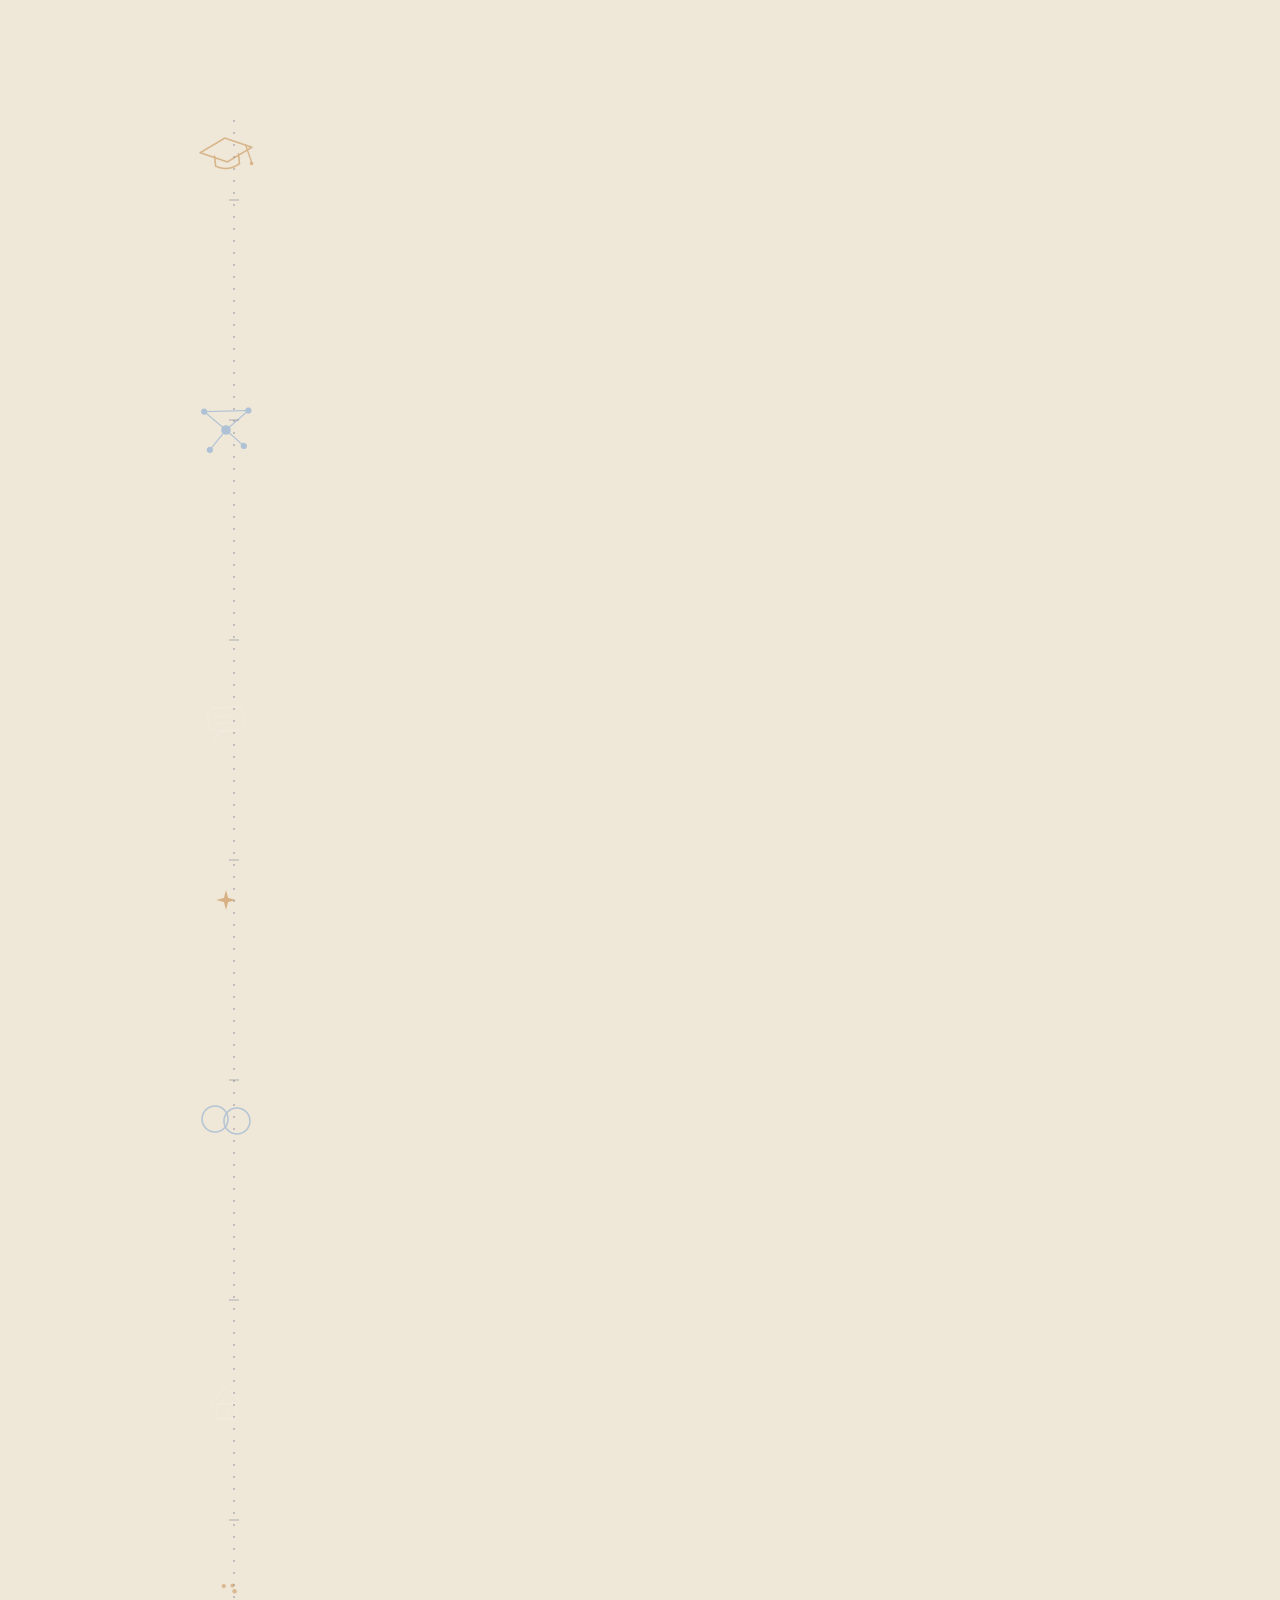
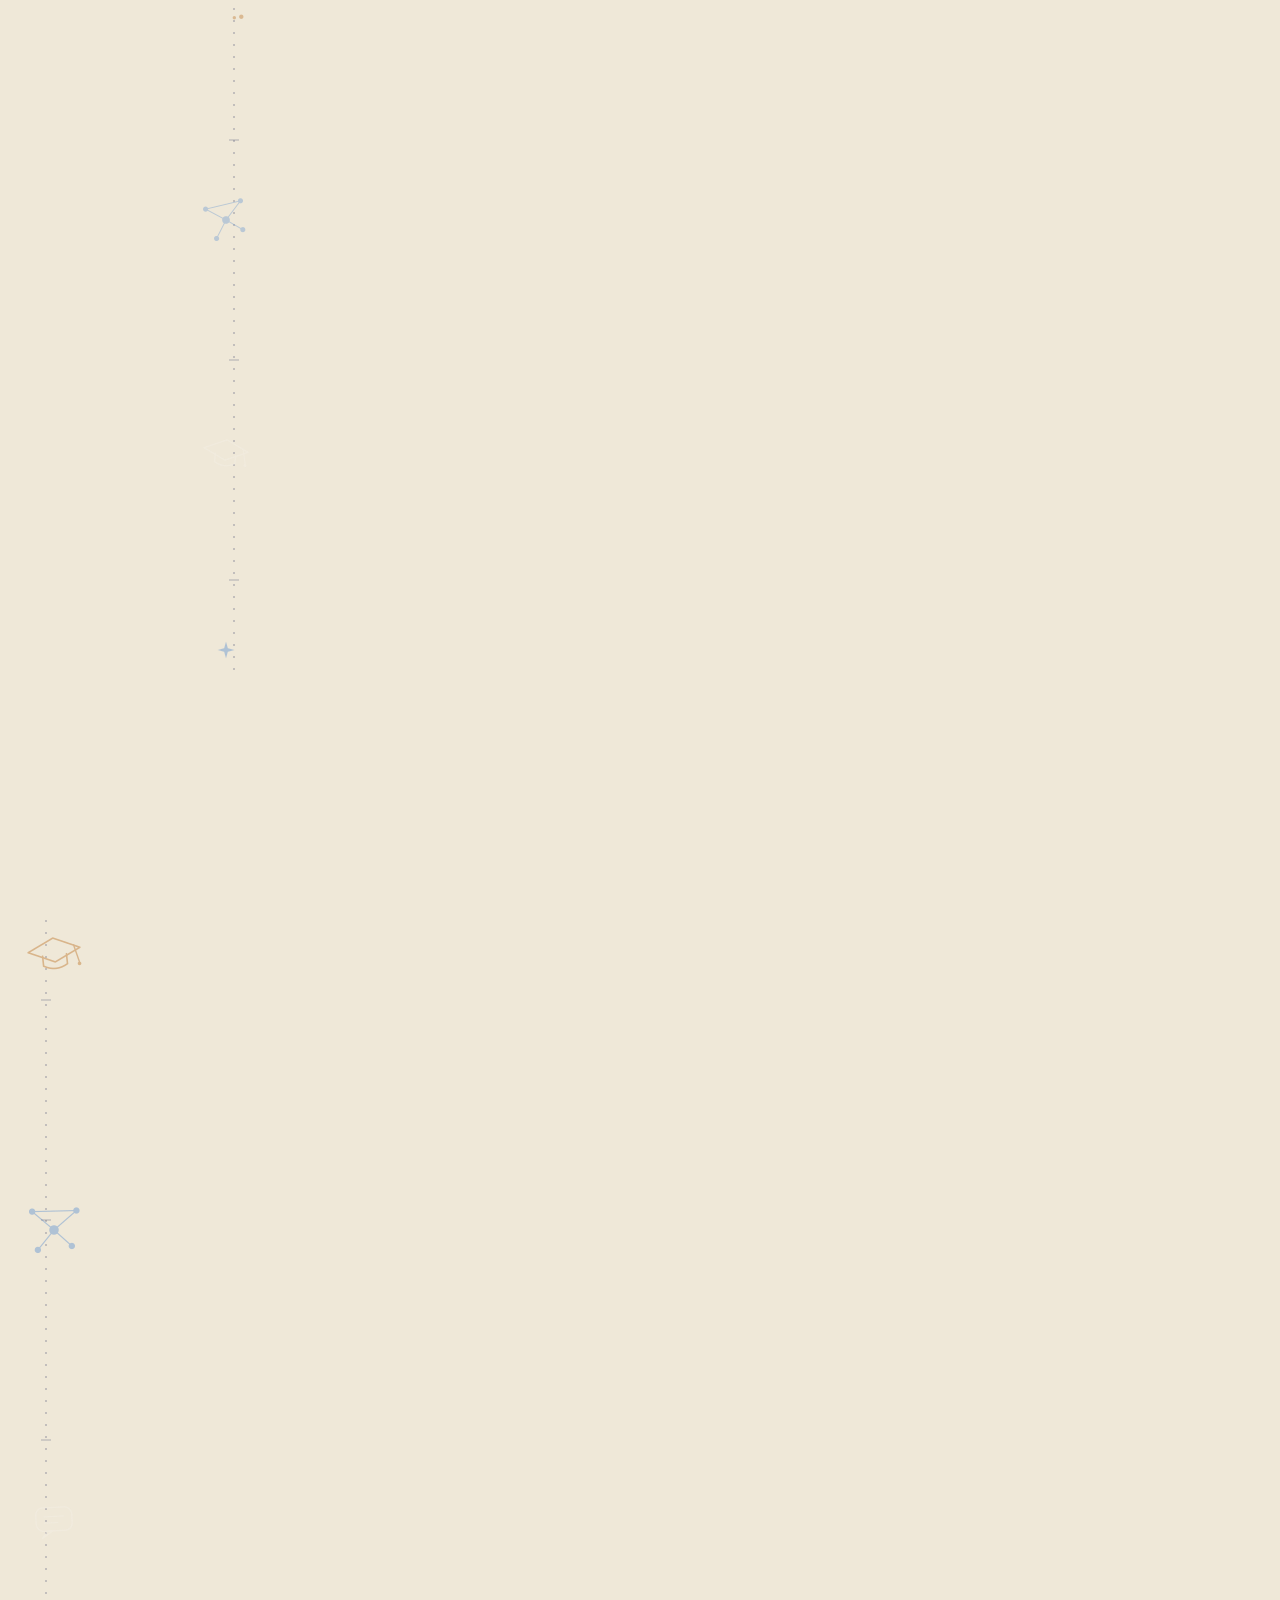
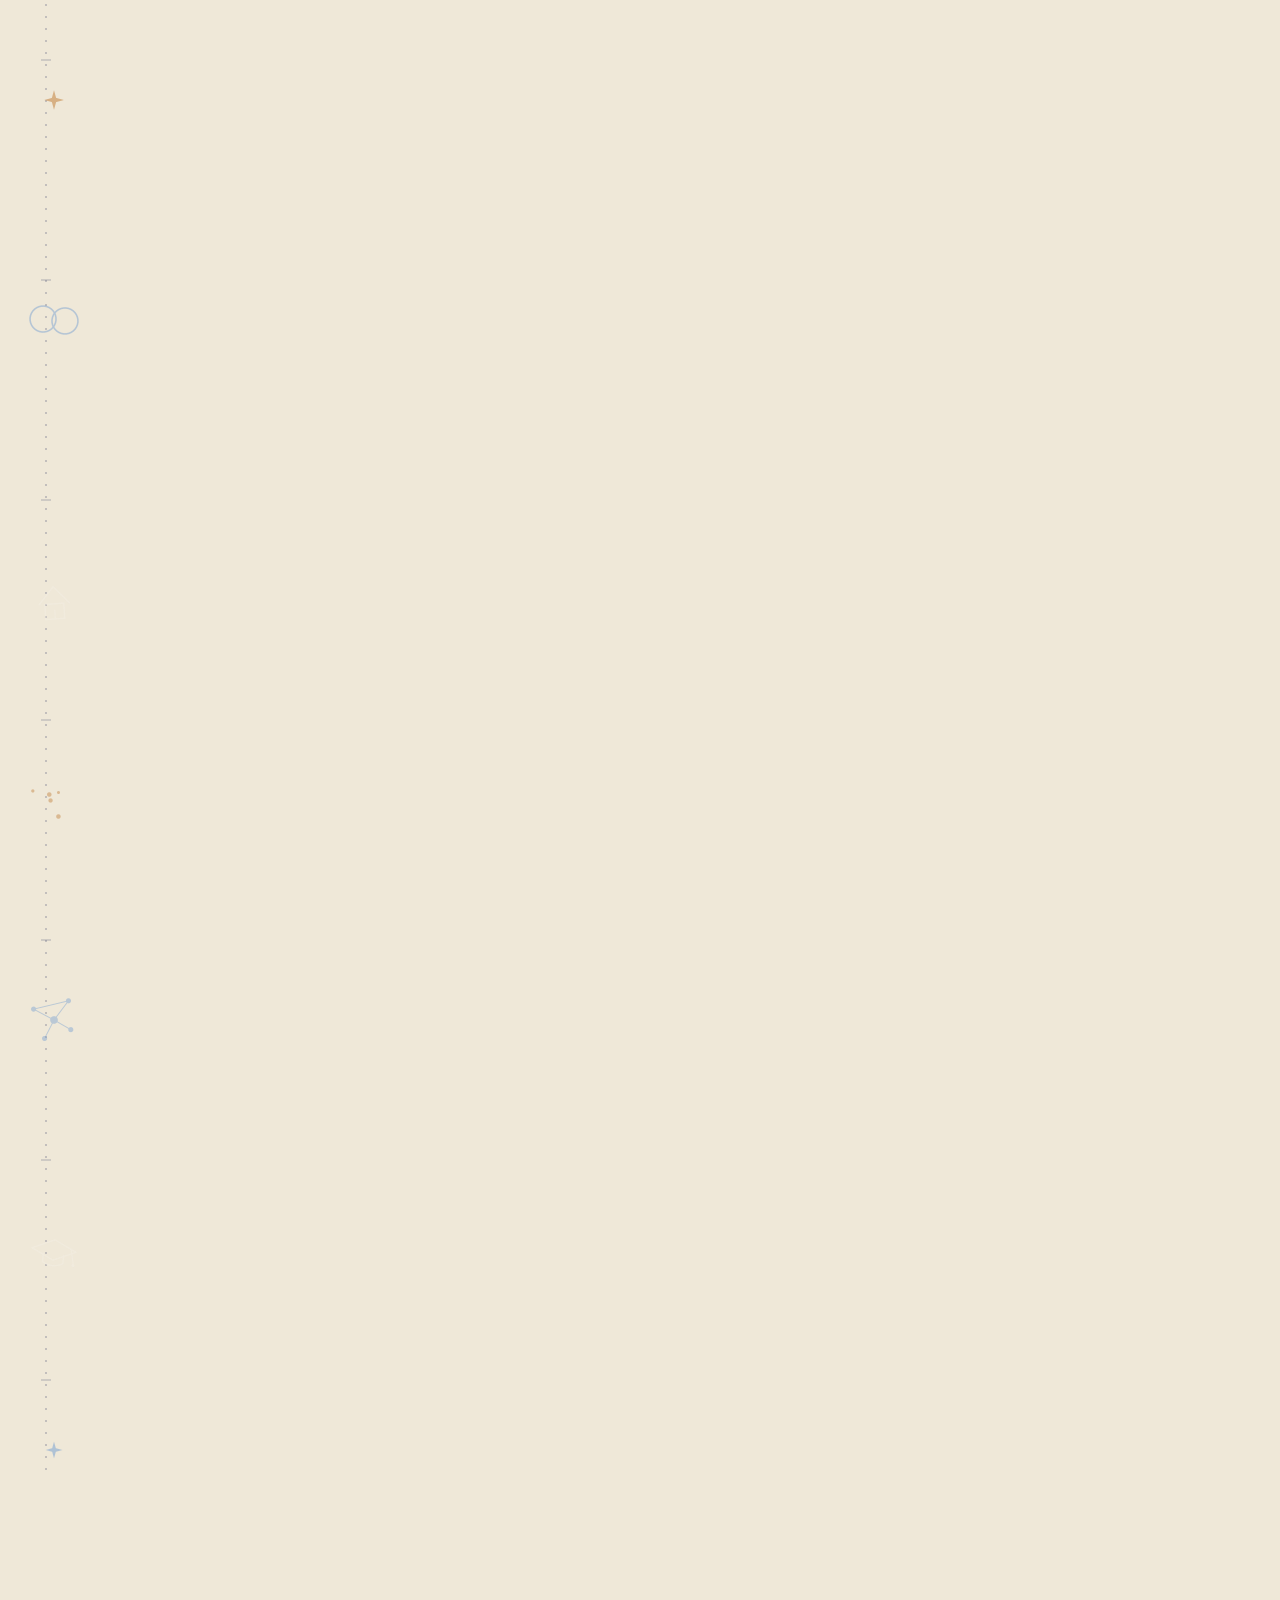
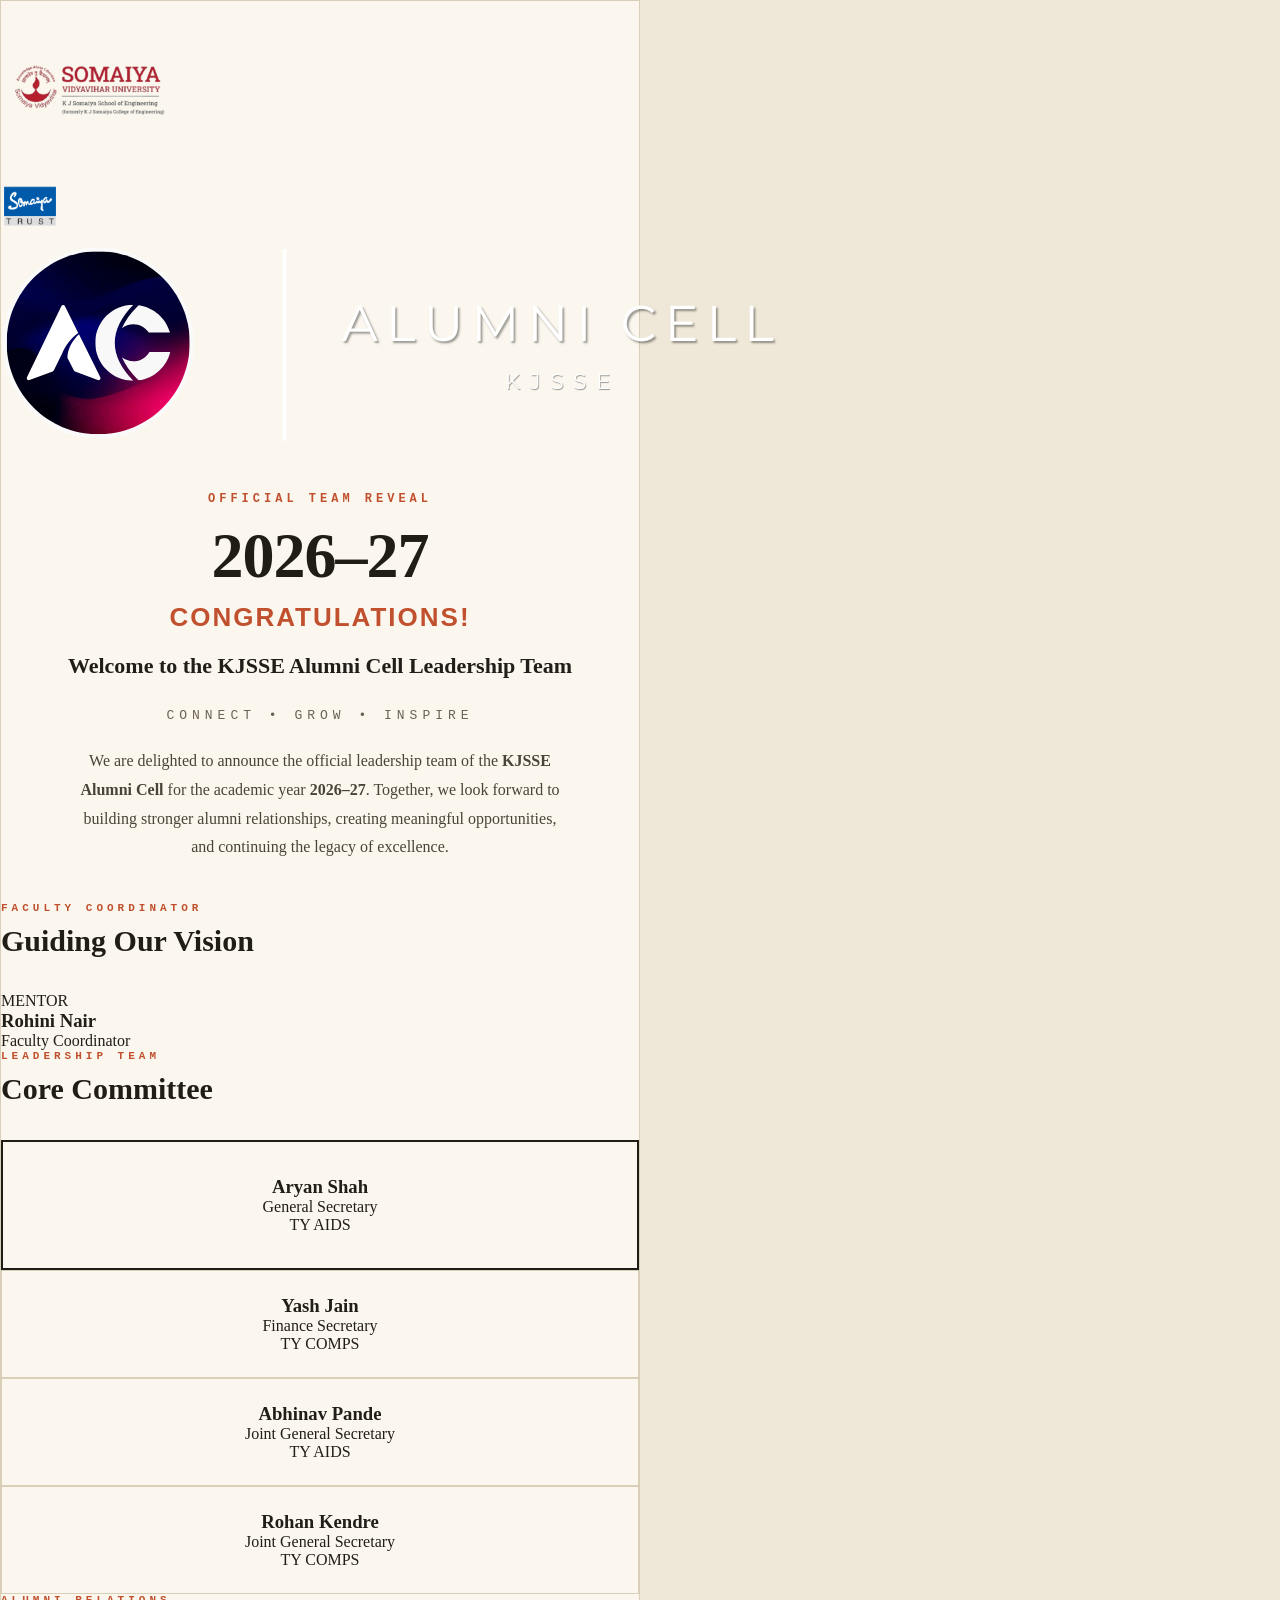
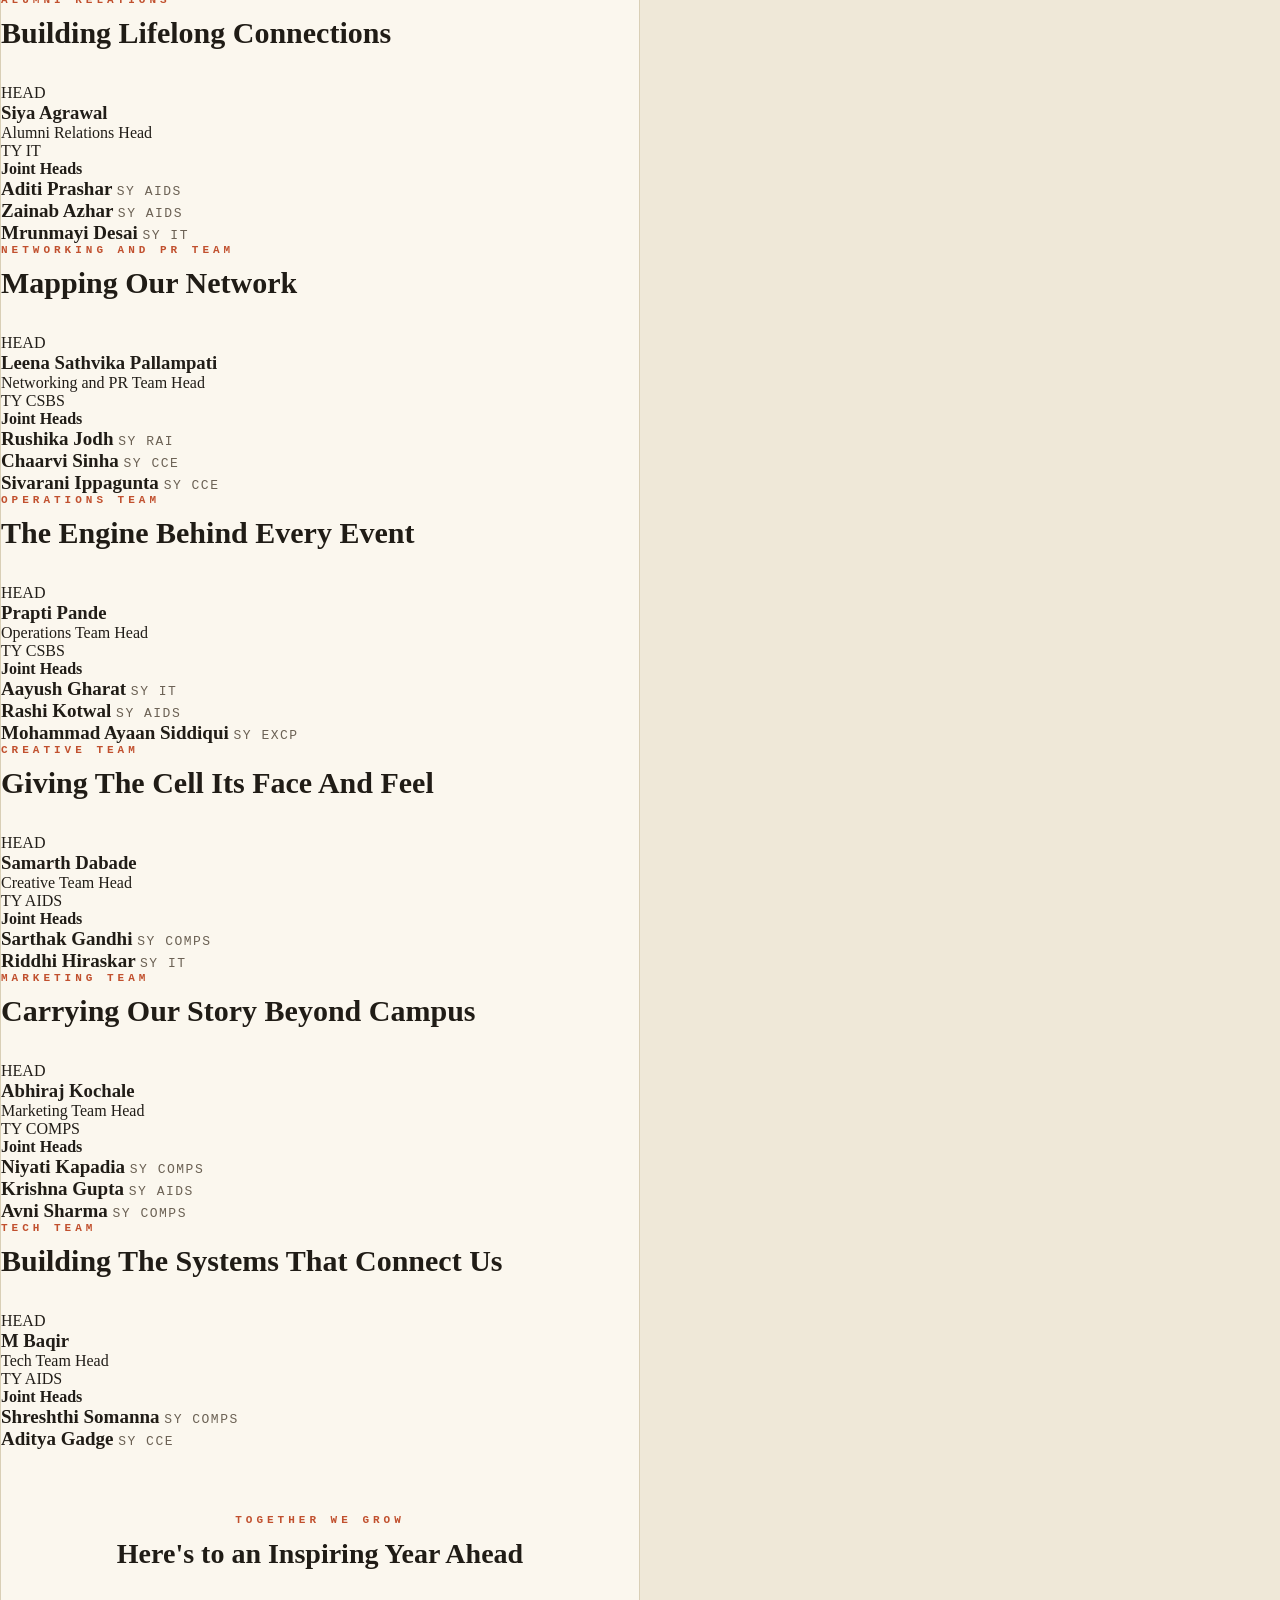
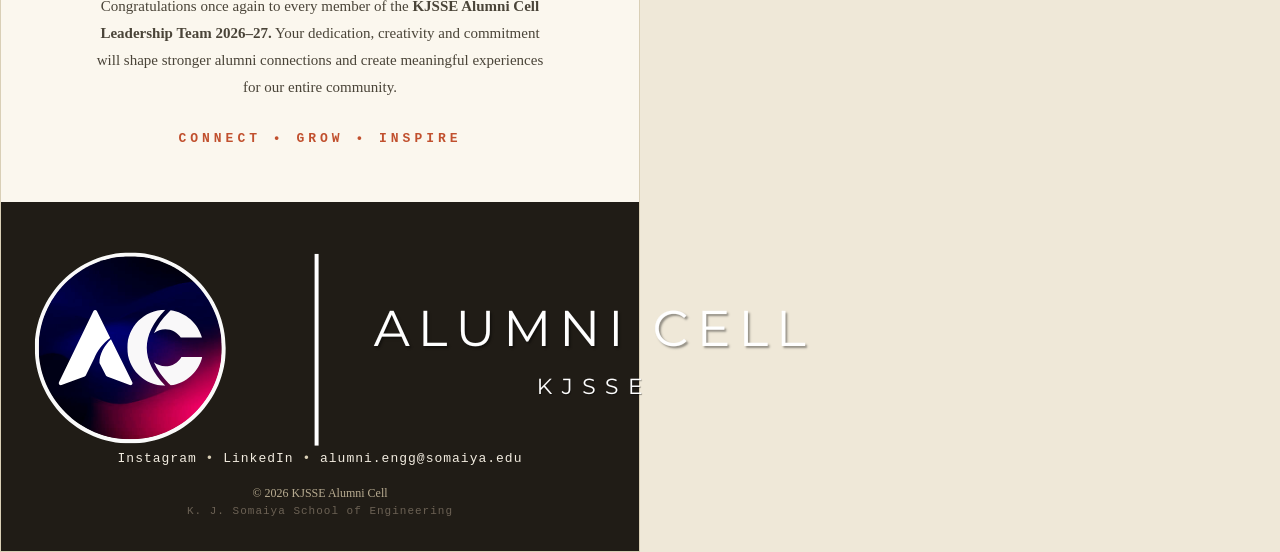
<file: index copy 4.html>
<!doctype html>
<html lang="en">
  <head>
    <meta charset="UTF-8" />

    <meta name="viewport" content="width=device-width, initial-scale=1.0" />

    <title>KJSSE Alumni Cell</title>

    <link rel="stylesheet" href="style.css" />
  </head>

  <body>
    <div class="preheader">
      Congratulations to the KJSSE Alumni Cell Leadership Team for the Academic
      Year 2026–27.
    </div>
    <div class="page">
      <!-- Background Decorations -->

      <img src="assets/background-left.png" class="bg-left" alt="" />

      <img src="assets/background-right.png" class="bg-right" alt="" />

      <!-- Email Container -->

      <main class="email-container">
        <!-- HEADER -->

        <header class="header">
          <div class="header-top">
            <div class="somaiya-logo">
              <img src="assets/somaiya-logo.png" alt="Somaiya University" />
            </div>

            <div class="trust-logo">
              <img src="assets/somaiya-trust.png" alt="Somaiya Trust" />
            </div>
          </div>

          <div class="banner">
            <img src="assets/ac-banner-main.png" alt="KJSSE Alumni Cell" />
          </div>
        </header>

        <div class="header-divider"></div>

        <!-- ================= HERO ================= -->

        <section class="hero">
          <p class="hero-label">OFFICIAL TEAM REVEAL</p>

          <h1 class="hero-year">2026–27</h1>

          <h2 class="hero-title">CONGRATULATIONS!</h2>

          <h3 class="hero-subtitle">
            Welcome to the
            <span>KJSSE Alumni Cell Leadership Team</span>
          </h3>

          <p class="hero-tagline">CONNECT • GROW • INSPIRE</p>

          <p class="hero-description">
            We are delighted to announce the official leadership team of the
            <strong>KJSSE Alumni Cell</strong> for the academic year
            <strong>2026–27</strong>. Together, we look forward to building
            stronger alumni relationships, creating meaningful opportunities,
            and continuing the legacy of excellence.
          </p>

          <div class="hero-accent"></div>
        </section>

        <!-- =======================================================
     FACULTY COORDINATOR
======================================================= -->

        <section class="faculty">
          <p class="section-label">FACULTY COORDINATOR</p>

          <h2 class="section-title">Guiding Our Vision</h2>

          <div class="faculty-card">
            <div class="faculty-badge">MENTOR</div>

            <h3>Rohini Nair</h3>

            <p class="faculty-role">Faculty Coordinator</p>
          </div>
        </section>

        <!-- =======================================================
     CORE COMMITTEE
======================================================= -->

        <section class="committee">
          <p class="section-label">LEADERSHIP TEAM</p>

          <h2 class="section-title">Core Committee</h2>

          <!-- Featured Card -->

          <div class="featured-card">
            <h3>Aryan Shah</h3>

            <p class="position">General Secretary</p>

            <span class="branch"> TY AIDS </span>
          </div>

          <!-- Remaining Members -->

          <div class="committee-grid">
            <div class="member-card">
              <h3>Yash Jain</h3>

              <p class="position">Finance Secretary</p>

              <span class="branch"> TY COMPS </span>
            </div>

            <div class="member-card">
              <h3>Abhinav Pande</h3>

              <p class="position">Joint General Secretary</p>

              <span class="branch"> TY AIDS </span>
            </div>

            <div class="member-card">
              <h3>Rohan Kendre</h3>

              <p class="position">Joint General Secretary</p>

              <span class="branch"> TY COMPS </span>
            </div>
          </div>
        </section>

        <!-- =======================================================
     ALUMNI RELATIONS
======================================================= -->

        <section class="department">
          <div class="section-divider"></div>

          <p class="section-label">ALUMNI RELATIONS</p>

          <h2 class="section-title">Building Lifelong Connections</h2>

          <!-- Department Head -->

          <div class="department-head">
            <span class="dept-badge"> HEAD </span>

            <h3>Siya Agrawal</h3>

            <p class="position">Alumni Relations Head</p>

            <span class="branch"> TY IT </span>
          </div>

          <!-- Joint Heads -->

          <div class="joint-wrapper">
            <h4>Joint Heads</h4>

            <div class="joint-list">
              <div class="joint-item">
                <span class="joint-name"> Aditi Prashar </span>

                <span class="joint-branch"> SY AIDS </span>
              </div>

              <div class="joint-item">
                <span class="joint-name"> Zainab Azhar </span>

                <span class="joint-branch"> SY AIDS </span>
              </div>

              <div class="joint-item">
                <span class="joint-name"> Mrunmayi Desai </span>

                <span class="joint-branch"> SY IT </span>
              </div>
            </div>
          </div>
        </section>

        <!-- =======================================================
     Networking and PR Team
======================================================= -->

        <section class="department">
          <div class="section-divider"></div>

          <p class="section-label">NETWORKING AND PR TEAM</p>

          <h2 class="section-title">Mapping Our Network</h2>

          <!-- Department Head -->

          <div class="department-head">
            <span class="dept-badge"> HEAD </span>

            <h3>Leena Sathvika Pallampati</h3>

            <p class="position">Networking and PR Team Head</p>

            <span class="branch"> TY CSBS </span>
          </div>

          <!-- Joint Heads -->

          <div class="joint-wrapper">
            <h4>Joint Heads</h4>

            <div class="joint-list">
              <div class="joint-item">
                <span class="joint-name"> Rushika Jodh </span>

                <span class="joint-branch"> SY RAI </span>
              </div>

              <div class="joint-item">
                <span class="joint-name"> Chaarvi Sinha </span>

                <span class="joint-branch"> SY CCE </span>
              </div>

              <div class="joint-item">
                <span class="joint-name"> Sivarani Ippagunta </span>

                <span class="joint-branch"> SY CCE </span>
              </div>
            </div>
          </div>
        </section>

        <!-- =======================================================
     Operations Team
======================================================= -->

        <section class="department">
          <div class="section-divider"></div>

          <p class="section-label">OPERATIONS TEAM</p>

          <h2 class="section-title">The Engine Behind Every Event</h2>

          <!-- Department Head -->

          <div class="department-head">
            <span class="dept-badge"> HEAD </span>

            <h3>Prapti Pande</h3>

            <p class="position">Operations Team Head</p>

            <span class="branch"> TY CSBS </span>
          </div>

          <!-- Joint Heads -->

          <div class="joint-wrapper">
            <h4>Joint Heads</h4>

            <div class="joint-list">
              <div class="joint-item">
                <span class="joint-name"> Aayush Gharat </span>

                <span class="joint-branch"> SY IT </span>
              </div>

              <div class="joint-item">
                <span class="joint-name"> Rashi Kotwal </span>

                <span class="joint-branch"> SY AIDS </span>
              </div>

              <div class="joint-item">
                <span class="joint-name"> Mohammad Ayaan Siddiqui </span>

                <span class="joint-branch"> SY EXCP </span>
              </div>
            </div>
          </div>
        </section>

        <!-- =======================================================
     Creative Team
======================================================= -->

        <section class="department">
          <div class="section-divider"></div>

          <p class="section-label">CREATIVE TEAM</p>

          <h2 class="section-title">Giving The Cell Its Face And Feel</h2>

          <!-- Department Head -->

          <div class="department-head">
            <span class="dept-badge"> HEAD </span>

            <h3>Samarth Dabade</h3>

            <p class="position">Creative Team Head</p>

            <span class="branch"> TY AIDS </span>
          </div>

          <!-- Joint Heads -->

          <div class="joint-wrapper">
            <h4>Joint Heads</h4>

            <div class="joint-list">
              <div class="joint-item">
                <span class="joint-name"> Sarthak Gandhi </span>

                <span class="joint-branch"> SY COMPS </span>
              </div>

              <div class="joint-item">
                <span class="joint-name"> Riddhi Hiraskar </span>

                <span class="joint-branch"> SY IT </span>
              </div>
            </div>
          </div>
        </section>

        <!-- =======================================================
     Marketing Team
======================================================= -->

        <section class="department">
          <div class="section-divider"></div>

          <p class="section-label">MARKETING TEAM</p>

          <h2 class="section-title">Carrying Our Story Beyond Campus</h2>

          <!-- Department Head -->

          <div class="department-head">
            <span class="dept-badge"> HEAD </span>

            <h3>Abhiraj Kochale</h3>

            <p class="position">Marketing Team Head</p>

            <span class="branch"> TY COMPS </span>
          </div>

          <!-- Joint Heads -->

          <div class="joint-wrapper">
            <h4>Joint Heads</h4>

            <div class="joint-list">
              <div class="joint-item">
                <span class="joint-name"> Niyati Kapadia </span>

                <span class="joint-branch"> SY COMPS </span>
              </div>

              <div class="joint-item">
                <span class="joint-name"> Krishna Gupta </span>

                <span class="joint-branch"> SY AIDS </span>
              </div>

              <div class="joint-item">
                <span class="joint-name"> Avni Sharma </span>

                <span class="joint-branch"> SY COMPS </span>
              </div>
            </div>
          </div>
        </section>

        <!-- =======================================================
     Tech Team
======================================================= -->

        <section class="department">
          <div class="section-divider"></div>

          <p class="section-label">TECH TEAM</p>

          <h2 class="section-title">Building The Systems That Connect Us</h2>

          <!-- Department Head -->

          <div class="department-head">
            <span class="dept-badge"> HEAD </span>

            <h3>M Baqir</h3>

            <p class="position">Tech Team Head</p>

            <span class="branch"> TY AIDS </span>
          </div>

          <!-- Joint Heads -->

          <div class="joint-wrapper">
            <h4>Joint Heads</h4>

            <div class="joint-list">
              <div class="joint-item">
                <span class="joint-name"> Shreshthi Somanna </span>

                <span class="joint-branch"> SY COMPS </span>
              </div>

              <div class="joint-item">
                <span class="joint-name"> Aditya Gadge </span>

                <span class="joint-branch"> SY CCE </span>
              </div>
            </div>
          </div>
        </section>

        <!-- =======================================================
     CLOSING MESSAGE
======================================================= -->

        <section class="closing">
          <div class="section-divider"></div>

          <p class="section-label">TOGETHER WE GROW</p>

          <h2 class="closing-title">Here's to an Inspiring Year Ahead</h2>

          <p class="closing-description">
            Congratulations once again to every member of the
            <strong>KJSSE Alumni Cell Leadership Team 2026–27.</strong>
            Your dedication, creativity and commitment will shape stronger
            alumni connections and create meaningful experiences for our entire
            community.
          </p>

          <p class="closing-quote">Connect • Grow • Inspire</p>
        </section>

        <!-- =======================================================
     FOOTER
======================================================= -->

        <footer class="footer">
          <div class="section-divider"></div>

          <img
            src="assets/ac-banner-main.png"
            alt="KJSSE Alumni Cell"
            class="footer-banner"
          />

          <div class="footer-links">
            <a href="https://www.instagram.com/alumnicell_kjsce/">
              Instagram
            </a>

            <span>•</span>

            <a href="https://www.linkedin.com/in/alumnicellkjsce/">
              LinkedIn
            </a>

            <span>•</span>

            <a href="mailto:alumni.engg@somaiya.edu">
              alumni.engg@somaiya.edu
            </a>
          </div>

          <p class="footer-copy">© 2026 KJSSE Alumni Cell</p>

          <p class="footer-school">K. J. Somaiya School of Engineering</p>
        </footer>
      </main>
    </div>
  </body>
</html>
</file>
<file: style.css>
/* ==========================================================
   KJSSE ALUMNI CELL — LEADERSHIP REVEAL 2026–27
   Email-safe stylesheet
   ----------------------------------------------------------
   NOTES FOR EMAIL CLIENTS
   - No CSS custom properties (var()) — Outlook, older Gmail
     and many mobile mail apps don't parse them. Colors are
     written out directly instead, once for light mode and
     once inside the prefers-color-scheme:dark block.
   - Grid layouts are avoided; the HTML uses real <table>
     markup for the 3-up member cards and the joint-head
     rows, so they degrade gracefully instead of collapsing.
   - Fonts stick to web-safe stacks (Georgia / Arial) because
     @font-face and Google Fonts are stripped by most mail
     clients (Outlook, Gmail app, Yahoo).
   ==========================================================
   ASSETS NEEDED (ask for these next — keep exact filenames
   so you can drop them straight into /assets/ on GitHub and
   nothing else needs to change):
     assets/somaiya-logo.png     ~360x110px, transparent PNG
     assets/somaiya-trust.png    ~200x110px, transparent PNG
     assets/ac-banner-main.png   ~1000x260px wordmark, transparent PNG
     assets/paper-grain.png      ~600x600px tileable noise/grain
                                  texture, very low opacity, used
                                  as a background-image on the
                                  header block only
     assets/dept-rule.png        ~4x40px tiny vertical dash/rule
                                  (optional — used as a repeating
                                  divider instead of a CSS border,
                                  for clients that mangle borders)
   ========================================================== */

* {
  margin: 0;
  padding: 0;
  box-sizing: border-box;
}

/* Let Gmail / Apple Mail / Outlook.com know this template
   actually supports both color schemes on purpose. */
:root {
  color-scheme: light dark;
  supported-color-schemes: light dark;
}

body {
  background-color: #efe8d8;
  color: #211d18;
  font-family: Georgia, "Times New Roman", Times, serif;
  -webkit-font-smoothing: antialiased;
  -webkit-text-size-adjust: 100%;
}

table {
  border-collapse: collapse;
}

img {
  border: 0;
  outline: none;
  text-decoration: none;
  display: block;
}

a {
  color: inherit;
}

.preheader {
  display: none !important;
  max-height: 0;
  overflow: hidden;
  opacity: 0;
  visibility: hidden;
  mso-hide: all;
}

/* ==========================================================
   PAGE / OUTER WRAPPER
========================================================== */

.page-bg {
  background-color: #efe8d8;
  width: 100%;
}

.email-container {
  width: 640px;
  max-width: 640px;
  background-color: #fbf7ee;
  border: 1px solid #d9cfb6;
}

/* ==========================================================
   HEADER
========================================================== */

.header-block {
  background-color: #201c16;
  background-image: url("assets/paper-grain.png");
  background-repeat: repeat;
  padding: 28px 32px;
}

.somaiya-logo img {
  width: 178px;
  height: auto;
}

.trust-logo img {
  height: 58px;
  width: auto;
}

.banner-cell {
  padding: 40px 20px 34px;
  text-align: center;
}

.banner-cell img {
  width: 100%;
  max-width: 460px;
  margin: 0 auto;
}

.header-rule {
  height: 3px;
  background-color: #c1502e;
  font-size: 1px;
  line-height: 3px;
}

/* ==========================================================
   HERO
========================================================== */

.hero {
  padding: 46px 40px 40px;
  text-align: center;
}

.hero-label {
  font-family: "Courier New", Courier, monospace;
  font-size: 12px;
  font-weight: 700;
  letter-spacing: 4px;
  text-transform: uppercase;
  color: #c1502e;
  padding-bottom: 18px;
}

.hero-year {
  font-family: Georgia, "Times New Roman", serif;
  font-size: 64px;
  font-weight: 700;
  color: #201c16;
  line-height: 1;
  padding-bottom: 14px;
  letter-spacing: -1px;
}

.hero-title {
  font-family: Arial, Helvetica, sans-serif;
  font-size: 26px;
  font-weight: 900;
  letter-spacing: 2px;
  color: #c1502e;
  text-transform: uppercase;
  padding-bottom: 16px;
}

.hero-subtitle {
  font-size: 22px;
  color: #211d18;
  line-height: 1.5;
  padding-bottom: 4px;
}

.hero-subtitle strong {
  display: block;
  margin-top: 4px;
  font-size: 24px;
  color: #201c16;
}

.hero-tagline {
  font-family: "Courier New", Courier, monospace;
  font-size: 13px;
  letter-spacing: 5px;
  text-transform: uppercase;
  color: #6b6154;
  padding: 22px 0 24px;
}

.hero-description {
  max-width: 480px;
  margin: 0 auto;
  font-size: 16px;
  line-height: 1.8;
  color: #4a4438;
}

/* ==========================================================
   SECTION LABELS / TITLES (reused across all blocks)
========================================================== */

.section-label {
  font-family: "Courier New", Courier, monospace;
  font-size: 11px;
  font-weight: 700;
  letter-spacing: 4px;
  text-transform: uppercase;
  color: #c1502e;
  padding-bottom: 10px;
}

.section-title {
  font-family: Georgia, "Times New Roman", serif;
  font-size: 30px;
  font-weight: 700;
  color: #201c16;
  padding-bottom: 34px;
}

.section-divider {
  padding: 0 40px;
}

.section-divider-line {
  height: 1px;
  background-color: #d9cfb6;
  font-size: 1px;
  line-height: 1px;
}

/* ==========================================================
   FACULTY / DEPARTMENT HEAD CARD
   (dashed border, letterpress badge — matches the reference
   "KRUPALU MEHTA" card look instead of glow/blur panels)
========================================================== */

.head-card {
  border: 1.5px dashed #201c16;
  background-color: #fbf7ee;
  padding: 36px 30px;
  text-align: center;
}

.head-badge {
  display: inline-block;
  background-color: #201c16;
  color: #f2ece0;
  font-family: "Courier New", Courier, monospace;
  font-size: 11px;
  font-weight: 700;
  letter-spacing: 3px;
  text-transform: uppercase;
  padding: 7px 16px;
  margin-bottom: 20px;
}

.head-name {
  font-family: Georgia, "Times New Roman", serif;
  font-size: 30px;
  font-weight: 700;
  color: #201c16;
  padding-bottom: 10px;
}

.head-role {
  font-family: Arial, Helvetica, sans-serif;
  font-size: 14px;
  font-weight: 700;
  letter-spacing: 2px;
  text-transform: uppercase;
  color: #c1502e;
  padding-bottom: 8px;
}

.head-branch {
  font-family: "Courier New", Courier, monospace;
  font-size: 13px;
  letter-spacing: 2px;
  color: #6b6154;
}

/* ==========================================================
   FEATURED CARD (General Secretary)
========================================================== */

.featured-card {
  border: 2px solid #201c16;
  background-color: #fbf7ee;
  padding: 34px 28px;
  text-align: center;
}

.featured-card .head-name {
  font-size: 28px;
}

/* ==========================================================
   MEMBER CARDS — table-based 3-up grid
   Each <td class="member-cell"> holds one card; the media
   query below stacks them full-width on narrow screens.
========================================================== */

.member-cell {
  width: 33.33%;
  padding: 8px;
  vertical-align: top;
}

.member-card {
  border: 1px solid #d9cfb6;
  background-color: #fbf7ee;
  padding: 24px 16px;
  text-align: center;
}

.member-card .member-name {
  font-family: Georgia, "Times New Roman", serif;
  font-size: 19px;
  font-weight: 700;
  color: #201c16;
  padding-bottom: 12px;
  line-height: 1.25;
}

.member-card .member-role {
  font-family: Arial, Helvetica, sans-serif;
  font-size: 11px;
  font-weight: 700;
  letter-spacing: 1.5px;
  text-transform: uppercase;
  color: #c1502e;
  padding-bottom: 12px;
}

.member-card .member-branch {
  font-family: "Courier New", Courier, monospace;
  font-size: 12px;
  letter-spacing: 1.5px;
  color: #6b6154;
}

/* ==========================================================
   JOINT HEADS — table rows instead of flex
========================================================== */

.joint-heading {
  font-family: "Courier New", Courier, monospace;
  font-size: 12px;
  letter-spacing: 3px;
  text-transform: uppercase;
  color: #c1502e;
  padding: 40px 0 18px;
}

.joint-table {
  width: 100%;
  border-top: 1px solid #d9cfb6;
}

.joint-row td {
  border-bottom: 1px solid #d9cfb6;
  padding: 18px 6px;
}

.joint-name {
  font-family: Georgia, "Times New Roman", serif;
  font-size: 19px;
  font-weight: 700;
  color: #201c16;
  text-align: left;
}

.joint-branch {
  font-family: "Courier New", Courier, monospace;
  font-size: 13px;
  letter-spacing: 1.5px;
  color: #6b6154;
  text-align: right;
}

/* ==========================================================
   GENERIC SECTION WRAPPER SPACING
========================================================== */

.section-wrap {
  padding: 56px 40px 0;
  text-align: center;
}

.committee-wrap {
  padding: 56px 40px 0;
  text-align: center;
}

/* ==========================================================
   CLOSING
========================================================== */

.closing {
  padding: 64px 40px 56px;
  text-align: center;
}

.closing-title {
  font-family: Georgia, "Times New Roman", serif;
  font-size: 28px;
  font-weight: 700;
  color: #201c16;
  padding-bottom: 20px;
  line-height: 1.3;
}

.closing-description {
  max-width: 460px;
  margin: 0 auto;
  font-size: 15px;
  line-height: 1.8;
  color: #4a4438;
}

.closing-quote {
  font-family: "Courier New", Courier, monospace;
  font-size: 13px;
  font-weight: 700;
  letter-spacing: 4px;
  text-transform: uppercase;
  color: #c1502e;
  padding-top: 30px;
}

/* ==========================================================
   FOOTER
========================================================== */

.footer {
  background-color: #201c16;
  padding: 40px 32px 34px;
  text-align: center;
}

.footer-banner img {
  width: 100%;
  max-width: 220px;
  margin: 0 auto 26px;
}

.footer-links {
  font-family: "Courier New", Courier, monospace;
  font-size: 13px;
  letter-spacing: 1px;
  color: #d9cfb6;
  padding-bottom: 20px;
}

.footer-links a {
  color: #f2ece0;
  text-decoration: none;
}

.footer-links .sep {
  color: #6b6154;
  padding: 0 8px;
}

.footer-copy {
  font-size: 12px;
  color: #b8ac91;
  padding-bottom: 4px;
}

.footer-school {
  font-family: "Courier New", Courier, monospace;
  font-size: 11px;
  letter-spacing: 1px;
  color: #6b6154;
}

/* ==========================================================
   DARK MODE
   Gmail (webmail + app), Apple Mail and Outlook.com will
   apply this automatically when the device is in dark mode.
   Outlook desktop ignores it and just shows light mode,
   which is fine — nothing here is unreadable either way.
========================================================== */

@media (prefers-color-scheme: dark) {
  body,
  .page-bg {
    background-color: #14120e !important;
  }

  .email-container {
    background-color: #1c1913 !important;
    border-color: #35301f !important;
  }

  .hero-subtitle,
  .hero-description,
  .head-name,
  .featured-card .head-name,
  .section-title,
  .closing-title,
  .member-name,
  .joint-name {
    color: #f2ece0 !important;
  }

  .hero-year {
    color: #f2ece0 !important;
  }

  .hero-description,
  .closing-description {
    color: #c9c0ac !important;
  }

  .head-card,
  .featured-card,
  .member-card {
    background-color: #221e17 !important;
    border-color: #4a4438 !important;
  }

  .head-badge {
    background-color: #f2ece0 !important;
    color: #201c16 !important;
  }

  .head-branch,
  .member-branch,
  .joint-branch,
  .hero-tagline {
    color: #a89f8f !important;
  }

  .section-divider-line,
  .joint-table,
  .joint-row td {
    border-color: #35301f !important;
  }
}

/* ==========================================================
   RESPONSIVE — Android / iOS mail clients that honor
   media queries (Apple Mail, Gmail app, Outlook app)
========================================================== */

@media only screen and (max-width: 660px) {
  .email-container {
    width: 100% !important;
    max-width: 100% !important;
  }

  .header-block {
    padding: 22px 20px !important;
  }

  .somaiya-logo img {
    width: 130px !important;
  }

  .trust-logo img {
    height: 44px !important;
  }

  .hero,
  .section-wrap,
  .committee-wrap,
  .closing {
    padding-left: 22px !important;
    padding-right: 22px !important;
  }

  .hero {
    padding-top: 36px !important;
  }

  .hero-year {
    font-size: 46px !important;
  }

  .hero-title {
    font-size: 20px !important;
  }

  .hero-subtitle {
    font-size: 18px !important;
  }

  .hero-subtitle strong {
    font-size: 19px !important;
  }

  .hero-description {
    font-size: 15px !important;
  }

  .section-title {
    font-size: 24px !important;
    padding-bottom: 24px !important;
  }

  .section-divider {
    padding-left: 22px !important;
    padding-right: 22px !important;
  }

  .head-card,
  .featured-card {
    padding: 26px 18px !important;
  }

  .head-name,
  .featured-card .head-name {
    font-size: 24px !important;
  }

  /* stack the 3-up member cards */
  .member-stack-cell {
    display: block !important;
    width: 100% !important;
    padding: 8px 0 !important;
  }

  /* stack joint-head name / branch instead of side-by-side */
  .joint-name,
  .joint-branch {
    display: block !important;
    text-align: left !important;
    width: 100% !important;
  }

  .joint-branch {
    padding-top: 4px !important;
  }

  .footer {
    padding: 32px 20px 28px !important;
  }
}
</file>
